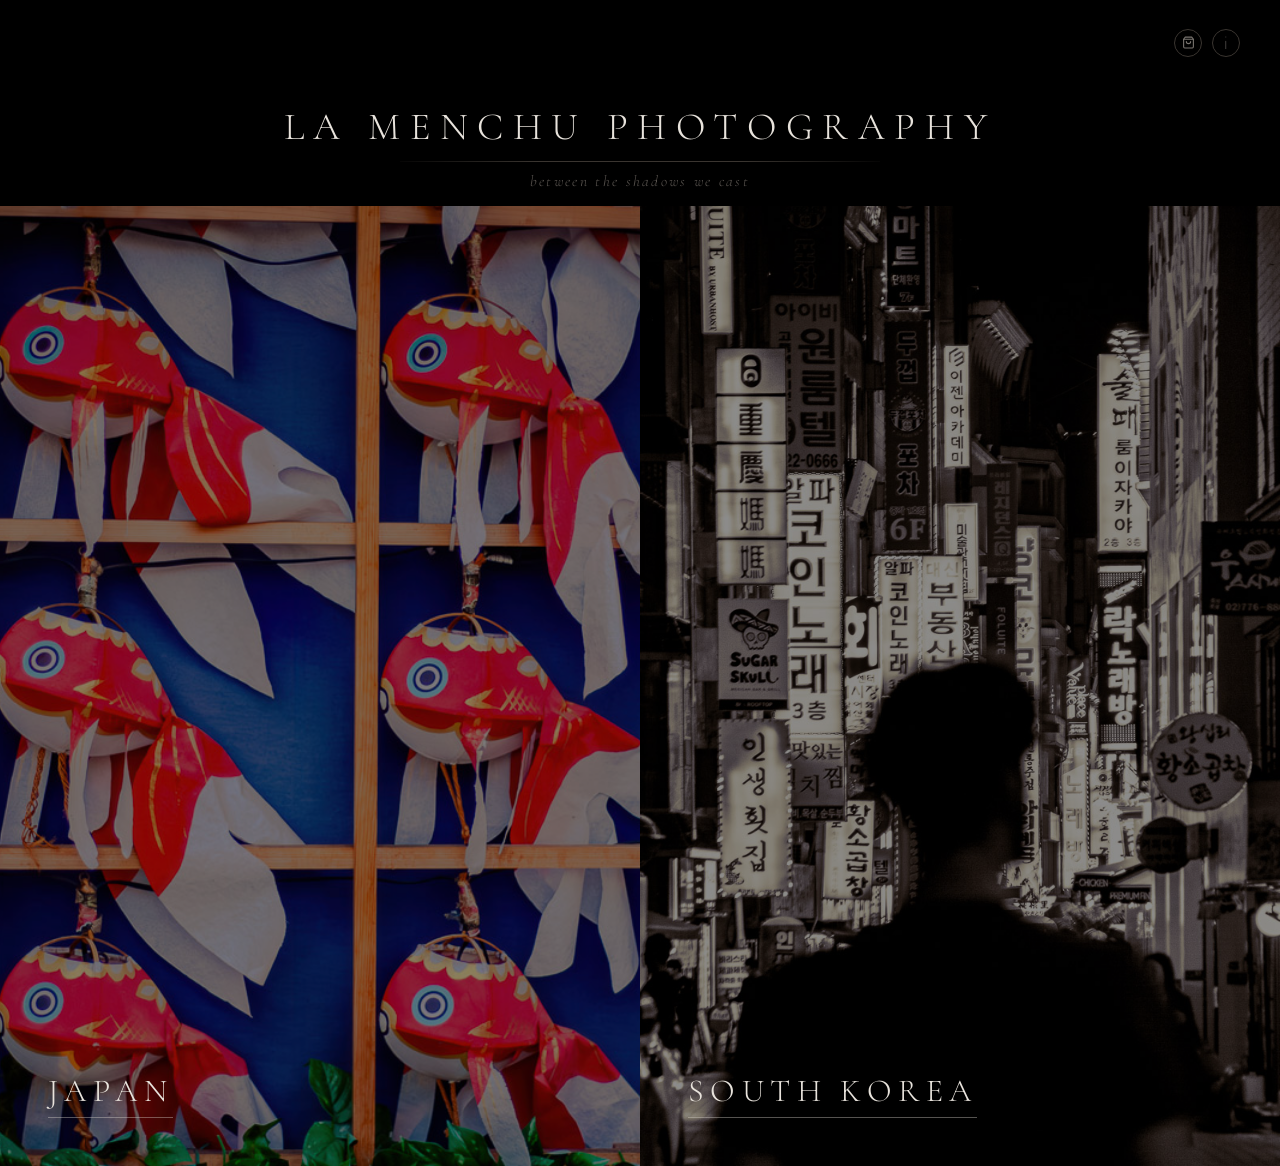
<file: index.html>
<!DOCTYPE html>
<html lang="en">
<head>
  <meta charset="UTF-8">
  <meta name="viewport" content="width=device-width, initial-scale=1.0">
  <title>La Menchu Photography</title>
  <link rel="stylesheet" href="style.css">
  <meta name="p:domain_verify" content="ec4b8503f32bc2150f93bff8ea7ca921"/>
</head>
<body>

<nav>
    <a href="https://www.etsy.com/shop/LaMenchuPhotography" class="nav-etsy" title="Shop on Etsy" target="_blank" rel="noopener"><svg width="13" height="13" viewBox="0 0 24 24" fill="none" stroke="currentColor" stroke-width="2" stroke-linecap="round" stroke-linejoin="round"><path d="M6 2L3 6v14a2 2 0 002 2h14a2 2 0 002-2V6l-3-4z"/><line x1="3" y1="6" x2="21" y2="6"/><path d="M16 10a4 4 0 01-8 0"/></svg></a>
    <a href="about.html" class="nav-info" title="About">i</a>
  </nav>

<div class="home-wrapper">
  <header class="home-header">
    <h1>La Menchu Photography</h1>
    <span class="home-divider"></span>
    <p>between the shadows we cast</p>
  </header>

  <main class="home-collections">

    <a href="japan.html" class="collection-link">
      <img src="images/japan/Japan-citylife-print-20x30cm-7.jpg" alt="Japan collection">
      <span class="collection-title">Japan</span>
    </a>

    <a href="southkorea.html" class="collection-link">
      <img src="images/southkorea/IMG_9259-Edit.jpg" alt="South Korea collection">
      <span class="collection-title">South Korea</span>
    </a>

  </main>
</div>

</body>
</html>
</file>
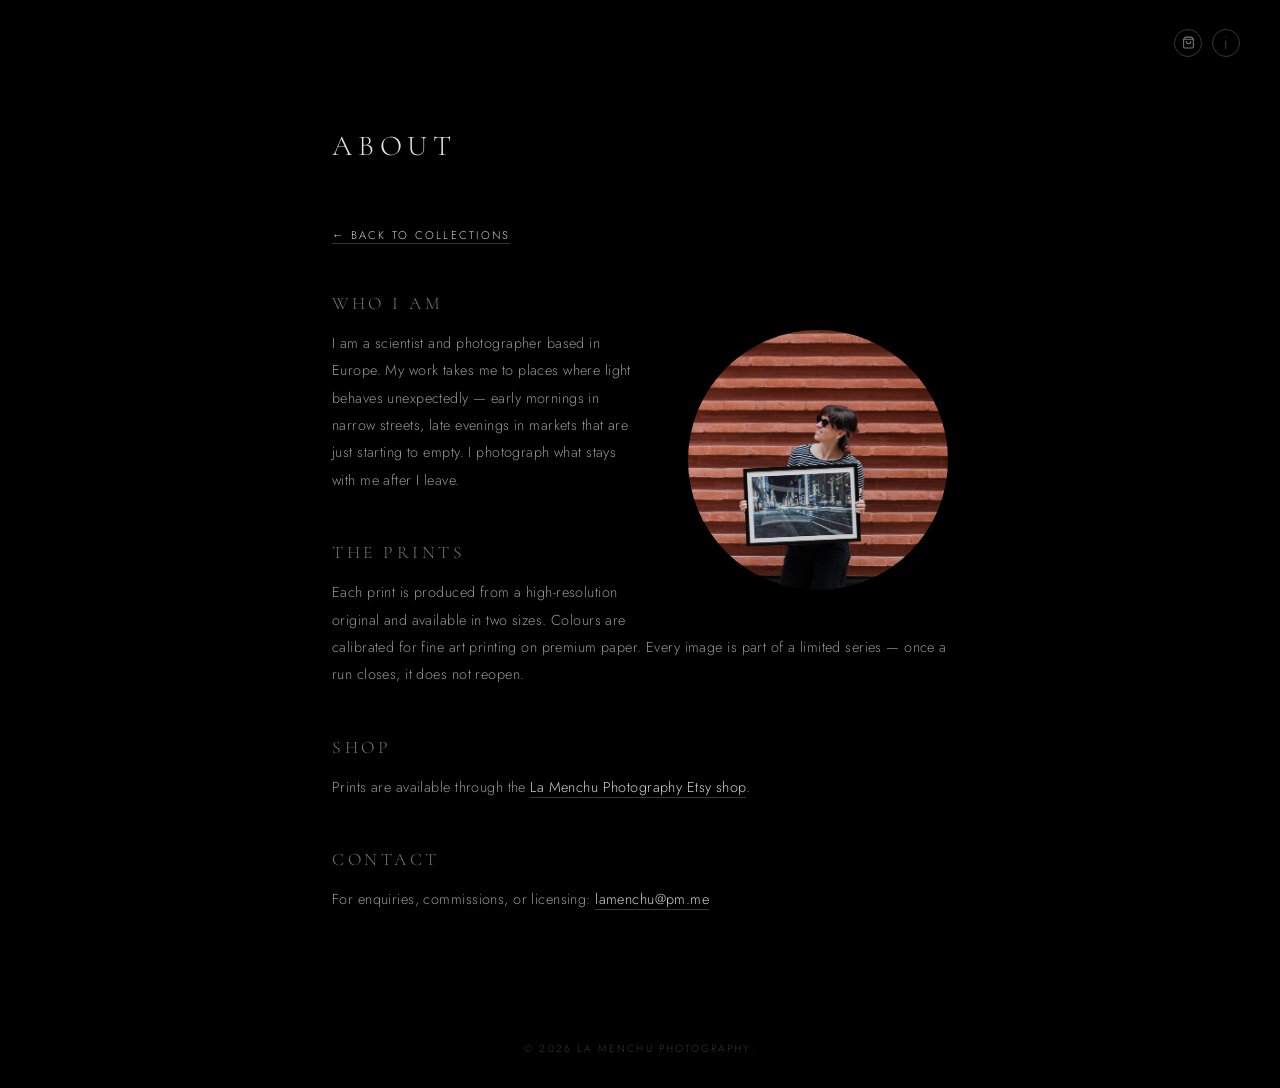
<file: about.html>
<!DOCTYPE html>
<html lang="en">
<head>
  <meta charset="UTF-8">
  <meta name="viewport" content="width=device-width, initial-scale=1.0">
  <title>About — La Menchu Photography</title>
  <link rel="stylesheet" href="style.css">
</head>
<body>

  <nav>
    <a href="https://www.etsy.com/shop/LaMenchuPhotography" class="nav-etsy" title="Shop on Etsy" target="_blank" rel="noopener"><svg width="13" height="13" viewBox="0 0 24 24" fill="none" stroke="currentColor" stroke-width="2" stroke-linecap="round" stroke-linejoin="round"><path d="M6 2L3 6v14a2 2 0 002 2h14a2 2 0 002-2V6l-3-4z"/><line x1="3" y1="6" x2="21" y2="6"/><path d="M16 10a4 4 0 01-8 0"/></svg></a>
    <a href="index.html" class="nav-info" title="Collections">i</a>
  </nav>

  <main class="about-page">

       <h1>About</h1>
    <a href="index.html" class="back-link">← Back to collections</a>

    <h2>Who I am</h2>

    <div class="about-portrait-wrapper">
      <img src="images/about/presentation_nightlife.jpg" alt="">
    </div>

    <p>
      I am a scientist and photographer based in Europe. My work takes me to places where light
      behaves unexpectedly — early mornings in narrow streets, late evenings in markets that are
      just starting to empty. I photograph what stays with me after I leave.
    </p>

    <h2>The Prints</h2>

    <p>
      Each print is produced from a high-resolution original and available in two sizes.
      Colours are calibrated for fine art printing on premium paper. Every image is part of
      a limited series — once a run closes, it does not reopen.
    </p>

    <h2>Shop</h2>

    <p>
      Prints are available through the <a href="https://www.etsy.com/shop/LaMenchuPhotography" target="_blank">La Menchu Photography Etsy shop</a>.
    </p>

    <h2>Contact</h2>

    <p>
      For enquiries, commissions, or licensing: <a href="mailto:lamenchu@pm.me">lamenchu@pm.me</a>
    </p>

  </main>

  <footer>© 2026 La Menchu Photography.</footer>

</body>
</html>
</file>
<file: style.css>
@import url('https://fonts.googleapis.com/css2?family=Cormorant+Garamond:ital,wght@0,300;0,400;1,300&family=Jost:wght@200;300;400&display=swap');

* {
  margin: 0;
  padding: 0;
  box-sizing: border-box;
}

body {
  background-color: #000;
  color: #d4cfc9;
  font-family: 'Jost', -apple-system, 'Avenir Next', 'Avenir', sans-serif;
  font-weight: 300;
}

/* ── Navigation ── */
nav {
  position: fixed;
  top: 0;
  width: 100%;
  display: flex;
  justify-content: flex-end;
  align-items: center;
  gap: 0.6rem;
  padding: 1.8rem 2.5rem;
  z-index: 200;
}

.nav-info,
.nav-etsy {
  text-decoration: none;
  color: #7a7570;
  font-size: 1.1rem;
  font-family: 'Jost', sans-serif;
  font-weight: 200;
  letter-spacing: 0.05em;
  width: 28px;
  height: 28px;
  border: 1px solid #3a3530;
  border-radius: 50%;
  display: flex;
  align-items: center;
  justify-content: center;
  transition: color 0.3s ease, border-color 0.3s ease;
}

.nav-info:hover,
.nav-etsy:hover {
  color: #d4cfc9;
  border-color: #7a7570;
}

/* ── Home page ── */
.home-wrapper {
  display: flex;
  flex-direction: column;
  height: 100vh;
  padding-top: 5rem;
}

.home-header {
  flex-shrink: 0;
  text-align: center;
  padding: 1.5rem 0 1rem;
  background-color: #000;
}

.home-header h1 {
  font-family: 'Cormorant Garamond', Georgia, serif;
  font-size: clamp(1.6rem, 3vw, 2.8rem);
  font-weight: 300;
  letter-spacing: 0.25em;
  text-transform: uppercase;
  color: #e8e3dc;
}

.home-divider {
  display: block;
  width: 480px;
  max-width: 80vw;
  height: 1px;
  margin: 0.7rem auto 0;
  background: radial-gradient(ellipse at center, #3a3530 0%, #3a3530 30%, transparent 75%);
}

.home-header p {
  margin-top: 0.6rem;
  font-family: 'Cormorant Garamond', Georgia, serif;
  font-style: italic;
  font-size: clamp(0.8rem, 1.2vw, 1rem);
  letter-spacing: 0.15em;
  color: #5a5550;
}

/* ── Home collections grid ── */
.home-collections {
  flex: 1;
  display: grid;
  grid-template-columns: 1fr 1fr;
}

.collection-link {
  position: relative;
  overflow: hidden;
  display: block;
  text-decoration: none;
}

.collection-link img {
  width: 100%;
  height: 100%;
  object-fit: cover;
  display: block;
  filter: brightness(0.55);
  transition: filter 0.6s ease, transform 0.6s ease;
}

.collection-link:hover img {
  filter: brightness(0.75);
  transform: scale(1.03);
}

.collection-title {
  position: absolute;
  bottom: 3rem;
  left: 3rem;
  font-family: 'Cormorant Garamond', Georgia, serif;
  font-size: clamp(1.4rem, 2.5vw, 2.2rem);
  font-weight: 300;
  letter-spacing: 0.2em;
  text-transform: uppercase;
  color: #e8e3dc;
  border-bottom: 1px solid rgba(212, 207, 201, 0.4);
  padding-bottom: 0.4rem;
  transition: border-color 0.3s ease;
}

.collection-link:hover .collection-title {
  border-color: rgba(212, 207, 201, 0.9);
}

/* ── Collection page header ── */
.collection-header {
  padding: 5rem 3rem 2rem;
  text-align: center;
  border-bottom: 1px solid #111;
}

.collection-header h1 {
  font-family: 'Cormorant Garamond', Georgia, serif;
  font-size: clamp(1.4rem, 2.5vw, 2.2rem);
  font-weight: 300;
  letter-spacing: 0.25em;
  text-transform: uppercase;
  color: #e8e3dc;
}

.back-link {
  display: inline-block;
  margin-top: 1rem;
  font-size: 0.7rem;
  letter-spacing: 0.2em;
  text-transform: uppercase;
  color: #5a5550;
  text-decoration: none;
  transition: color 0.3s ease;
}

.back-link:hover {
  color: #d4cfc9;
}

/* ── Gallery ── */
.gallery {
  columns: 3;
  column-gap: 3px;
  padding: 3px;
}

.gallery img {
  width: 100%;
  display: block;
  margin-bottom: 3px;
  break-inside: avoid;
  cursor: pointer;
  filter: brightness(0.92);
  box-shadow: 0 4px 20px rgba(0, 0, 0, 0.6);
  opacity: 0;
  transform: translateY(24px);
  transition: opacity 0.6s ease, transform 0.6s ease, filter 0.3s ease, box-shadow 0.4s ease;
}

.gallery img.visible {
  opacity: 1;
  transform: translateY(0);
}

.gallery img:hover {
  filter: brightness(1);
  transform: translateY(-4px);
  box-shadow: 0 12px 35px rgba(0, 0, 0, 0.8);
}

/* ── Lightbox ── */
.lightbox {
  display: none;
  position: fixed;
  inset: 0;
  background-color: rgba(0, 0, 0, 0.95);
  z-index: 1000;
  align-items: center;
  justify-content: center;
  cursor: pointer;
}

.lightbox.open {
  display: flex;
}

.lightbox img {
  max-width: 90vw;
  max-height: 90vh;
  object-fit: contain;
  cursor: default;
}

.lightbox-close {
  position: fixed;
  top: 1.5rem;
  right: 2rem;
  font-size: 1.5rem;
  color: #7a7570;
  cursor: pointer;
  font-weight: 200;
  font-family: 'Jost', sans-serif;
  letter-spacing: 0.05em;
  transition: color 0.3s ease;
}

.lightbox-close:hover {
  color: #e8e3dc;
}

/* ── About page ── */
.about-page {
  max-width: 680px;
  margin: 0 auto;
  padding: 8rem 2rem 6rem;
  overflow: hidden;
}

.about-portrait-wrapper {
  float: right;
  width: 260px;
  height: 260px;
  border-radius: 50%;
  overflow: hidden;
  margin: 0 0 2rem 3rem;
}

.about-portrait-wrapper img {
  width: 140%;
  height: 140%;
  object-fit: cover;
  object-position: center 70%;
  margin-left: -20%;
  margin-top: -5%;
  filter: brightness(0.9);
  transition: filter 0.3s ease;
}

.about-portrait-wrapper:hover img {
  filter: brightness(1);
}

.about-page h1 {
  font-family: 'Cormorant Garamond', Georgia, serif;
  font-size: 1.8rem;
  font-weight: 300;
  letter-spacing: 0.2em;
  text-transform: uppercase;
  color: #e8e3dc;
  margin-bottom: 3rem;
}

.about-page h2 {
  font-family: 'Cormorant Garamond', Georgia, serif;
  font-size: 1.1rem;
  font-weight: 300;
  letter-spacing: 0.2em;
  text-transform: uppercase;
  color: #7a7570;
  margin-top: 3rem;
  margin-bottom: 1rem;
}

.about-page p {
  font-size: 0.9rem;
  line-height: 1.9;
  color: #9a9590;
  letter-spacing: 0.03em;
}

.about-page a {
  color: #d4cfc9;
  text-decoration: none;
  border-bottom: 1px solid #3a3530;
  transition: border-color 0.3s ease;
}

.about-page a:hover {
  border-color: #7a7570;
}

/* ── Footer ── */
footer {
  padding: 2rem 3rem;
  text-align: center;
  font-size: 0.65rem;
  letter-spacing: 0.2em;
  color: #3a3530;
  text-transform: uppercase;
}

/* ── Responsive ── */
@media (max-width: 768px) {
  .home-collections {
    grid-template-columns: 1fr;
    height: auto;
  }

  .collection-link {
    height: 50vh;
  }

  .gallery {
    columns: 2;
  }

  nav {
    padding: 1.2rem 1.5rem;
  }
}

@media (max-width: 480px) {
  .gallery {
    columns: 1;
  }
}
</file>
